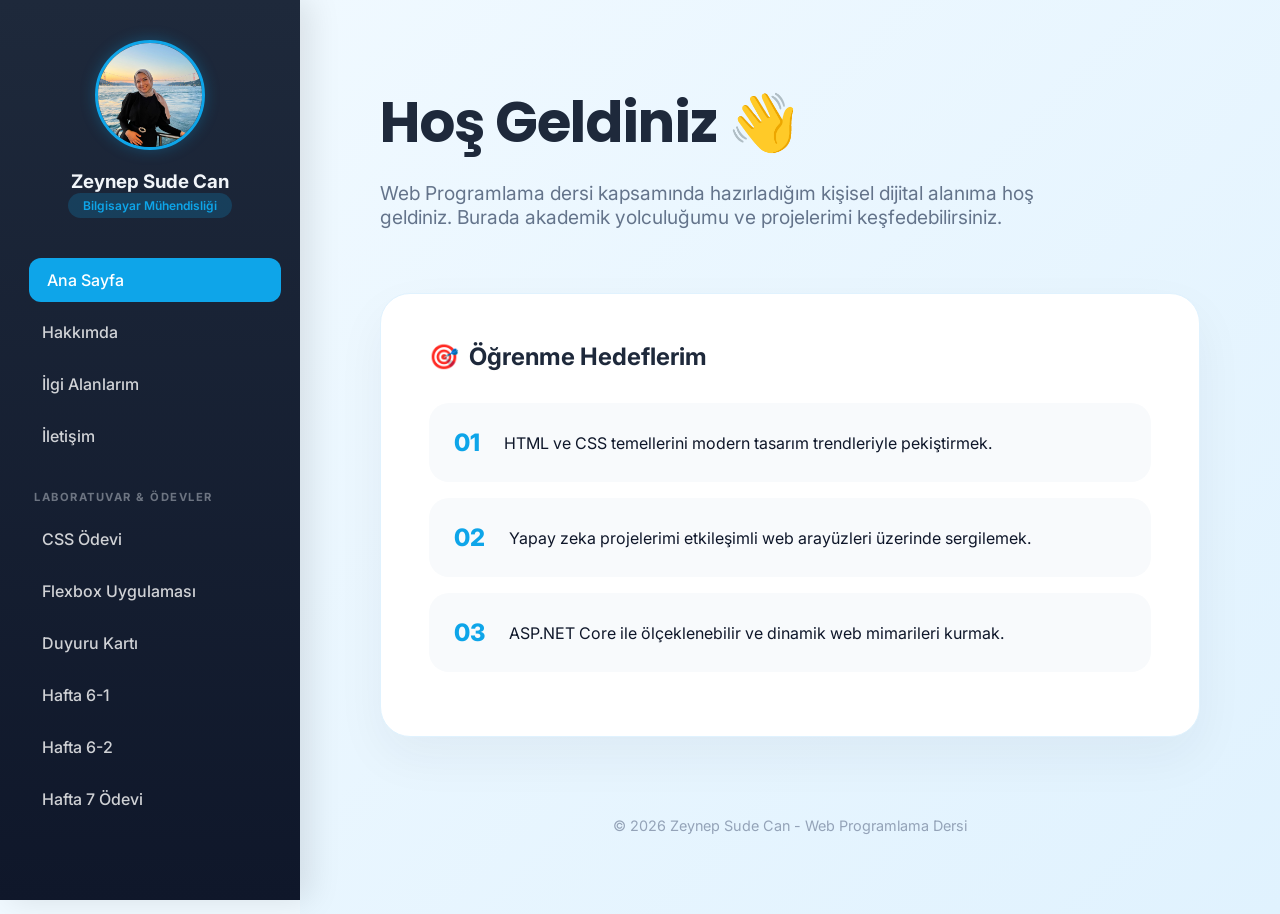
<file: index.html>
<!DOCTYPE html>
<html lang="tr">
<head>
    <meta charset="UTF-8">
    <meta name="viewport" content="width=device-width, initial-scale=1.0">
    <title>Zeynep Sude Can | Portfolio</title>
    <link href="https://fonts.googleapis.com/css2?family=Inter:wght@300;400;600&family=Poppins:wght@500;700&display=swap" rel="stylesheet">
    <link rel="stylesheet" href="styles/style.css">
</head>
<body>
    <div class="container">
        <nav class="sidebar">
            <div class="profile-section">
                <img src="profil.jpg" alt="Zeynep Profil Resmi" class="profil-resmi">
                <h3>Zeynep Sude Can</h3>
                <span class="status-badge">Bilgisayar Mühendisliği</span>
            </div>
            <ul class="nav-links">
                <li><a href="index.html" class="active">Ana Sayfa</a></li>
                <li><a href="about.html">Hakkımda</a></li>
                <li><a href="interests.html">İlgi Alanlarım</a></li>
                <li><a href="contact.html">İletişim</a></li>
                <li class="divider">Laboratuvar & Ödevler</li>
                <li><a href="lab2.html">CSS Ödevi</a></li>
                <li><a href="flexbox-uygulama.html">Flexbox Uygulaması</a></li>
                <li><a href="lab-position.html">Duyuru Kartı</a></li>
                <li><a href="hafta6-1.html" target="_blank">Hafta 6-1</a></li>
                <li><a href="hafta6-2.html">Hafta 6-2</a></li>
                <li><a href="hafta7.html">Hafta 7 Ödevi</a></li>
            </ul>
        </nav>

        <main class="content">
            <header class="welcome-header">
                <h1>Hoş Geldiniz 👋</h1>
                <p>Web Programlama dersi kapsamında hazırladığım kişisel dijital alanıma hoş geldiniz. Burada akademik yolculuğumu ve projelerimi keşfedebilirsiniz.</p>
            </header>

            <section id="hedefler" class="card">
                <h2><span class="icon">🎯</span> Öğrenme Hedeflerim</h2>
                <div class="goal-list">
                    <div class="goal-item">
                        <span class="goal-number">01</span>
                        <p>HTML ve CSS temellerini modern tasarım trendleriyle pekiştirmek.</p>
                    </div>
                    <div class="goal-item">
                        <span class="goal-number">02</span>
                        <p>Yapay zeka projelerimi etkileşimli web arayüzleri üzerinde sergilemek.</p>
                    </div>
                    <div class="goal-item">
                        <span class="goal-number">03</span>
                        <p>ASP.NET Core ile ölçeklenebilir ve dinamik web mimarileri kurmak.</p>
                    </div>
                </div>
            </section>

            <footer class="main-footer">
                <p>&copy; 2026 Zeynep Sude Can - Web Programlama Dersi</p>
            </footer>
        </main>
    </div>
</body>
</html>
</file>
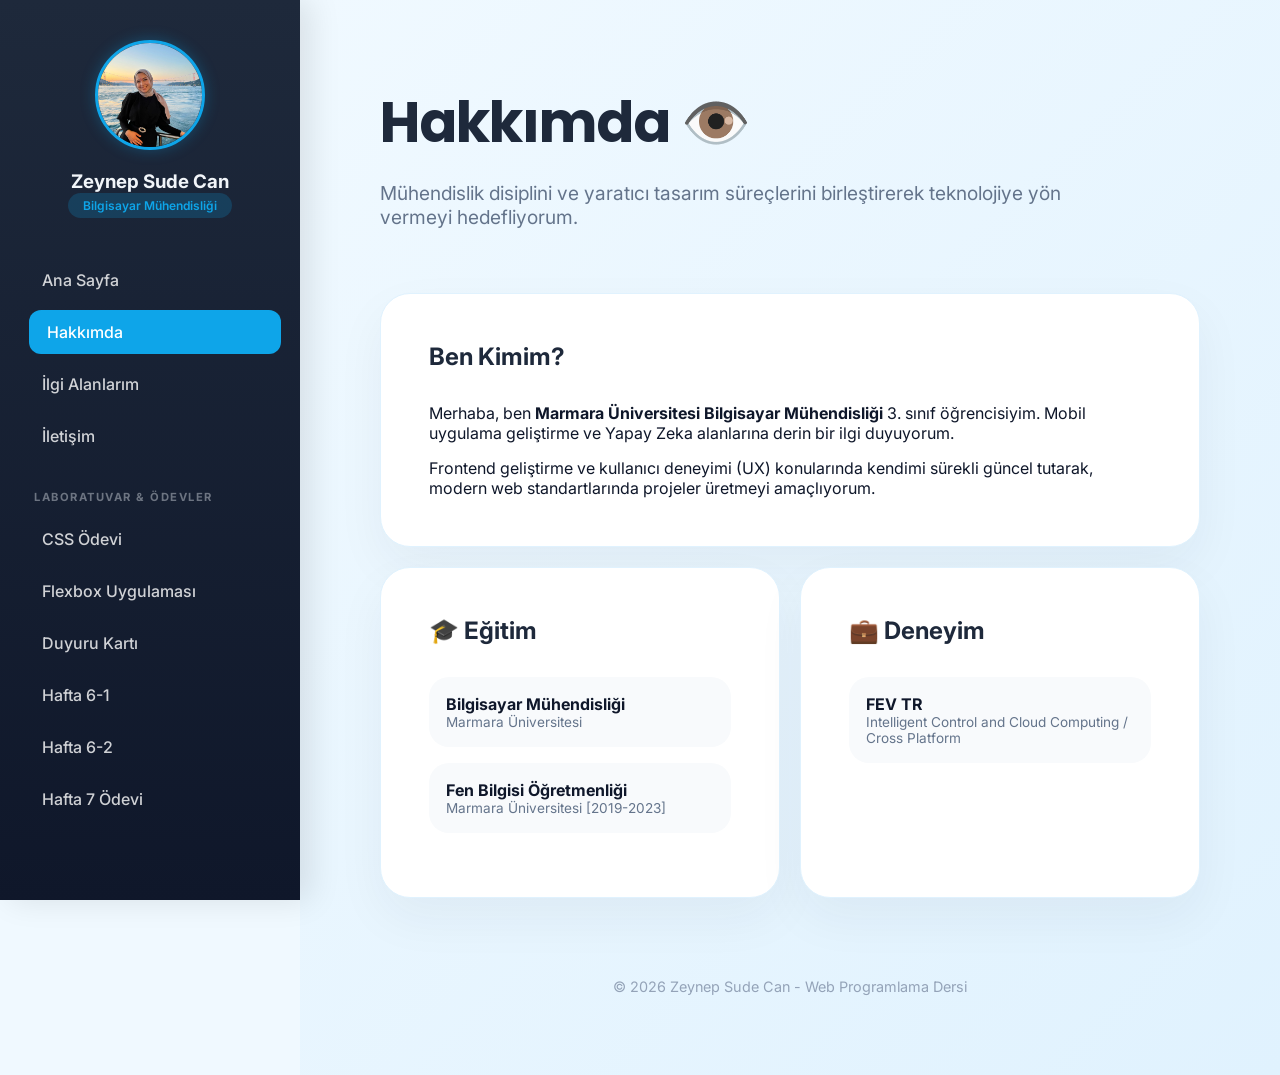
<file: about.html>
<!DOCTYPE html>
<html lang="tr">
<head>
    <meta charset="UTF-8">
    <meta name="viewport" content="width=device-width, initial-scale=1.0">
    <title>Hakkımda | Zeynep Sude Can</title>
    <link href="https://fonts.googleapis.com/css2?family=Inter:wght@300;400;600&family=Poppins:wght@500;700&display=swap" rel="stylesheet">
    <link rel="stylesheet" href="styles/style.css">
</head>
<body>
    <div class="container">
        <nav class="sidebar">
            <div class="profile-section">
                <img src="profil.jpg" alt="Zeynep Profil Resmi" class="profil-resmi">
                <h3>Zeynep Sude Can</h3>
                <span class="status-badge">Bilgisayar Mühendisliği</span>
            </div>
            <ul class="nav-links">
                <li><a href="index.html">Ana Sayfa</a></li>
                <li><a href="about.html" class="active">Hakkımda</a></li>
                <li><a href="interests.html">İlgi Alanlarım</a></li>
                <li><a href="contact.html">İletişim</a></li>
                <li class="divider">Laboratuvar & Ödevler</li>
                <li><a href="lab2.html">CSS Ödevi</a></li>
                <li><a href="flexbox-uygulama.html">Flexbox Uygulaması</a></li>
                <li><a href="lab-position.html">Duyuru Kartı</a></li>
                <li><a href="hafta6-1.html" target="_blank">Hafta 6-1</a></li>
                <li><a href="hafta6-2.html">Hafta 6-2</a></li>
                <li><a href="hafta7.html">Hafta 7 Ödevi</a></li>
            </ul>
        </nav>

        <main class="content">
            <header class="welcome-header">
                <h1>Hakkımda <span class="eye-icon">👁️</span></h1>
                <p>Mühendislik disiplini ve yaratıcı tasarım süreçlerini birleştirerek teknolojiye yön vermeyi hedefliyorum.</p>
            </header>

            <section class="card">
                <h2>Ben Kimim?</h2>
                <p>Merhaba, ben <strong>Marmara Üniversitesi Bilgisayar Mühendisliği</strong> 3. sınıf öğrencisiyim. Mobil uygulama geliştirme ve Yapay Zeka alanlarına derin bir ilgi duyuyorum.</p>
                <p style="margin-top: 15px;">Frontend geliştirme ve kullanıcı deneyimi (UX) konularında kendimi sürekli güncel tutarak, modern web standartlarında projeler üretmeyi amaçlıyorum.</p>
            </section>

            <div style="display: grid; grid-template-columns: 1fr 1fr; gap: 20px; margin-top: 20px;">
                
                <section class="card" style="margin-top: 0;">
                    <h2>🎓 Eğitim</h2>
                    <div class="goal-list">
                        <div class="goal-item" style="padding: 1rem;">
                            <div>
                                <strong>Bilgisayar Mühendisliği</strong>
                                <p style="font-size: 0.85rem; color: #64748b;">Marmara Üniversitesi</p>
                            </div>
                        </div>
                        <div class="goal-item" style="padding: 1rem;">
                            <div>
                                <strong>Fen Bilgisi Öğretmenliği</strong>
                                <p style="font-size: 0.85rem; color: #64748b;">Marmara Üniversitesi [2019-2023]</p>
                            </div>
                        </div>
                    </div>
                </section>

                <section class="card" style="margin-top: 0;">
                    <h2>💼 Deneyim</h2>
                    <div class="goal-list">
                        <div class="goal-item" style="padding: 1rem;">
                            <div>
                                <strong>FEV TR</strong>
                                <p style="font-size: 0.85rem; color: #64748b;">Intelligent Control and Cloud Computing / Cross Platform</p>
                            </div>
                        </div>
                    </div>
                </section>

            </div>

            <footer class="main-footer">
                <p>&copy; 2026 Zeynep Sude Can - Web Programlama Dersi</p>
            </footer>
        </main>
    </div>
</body>
</html>
</file>
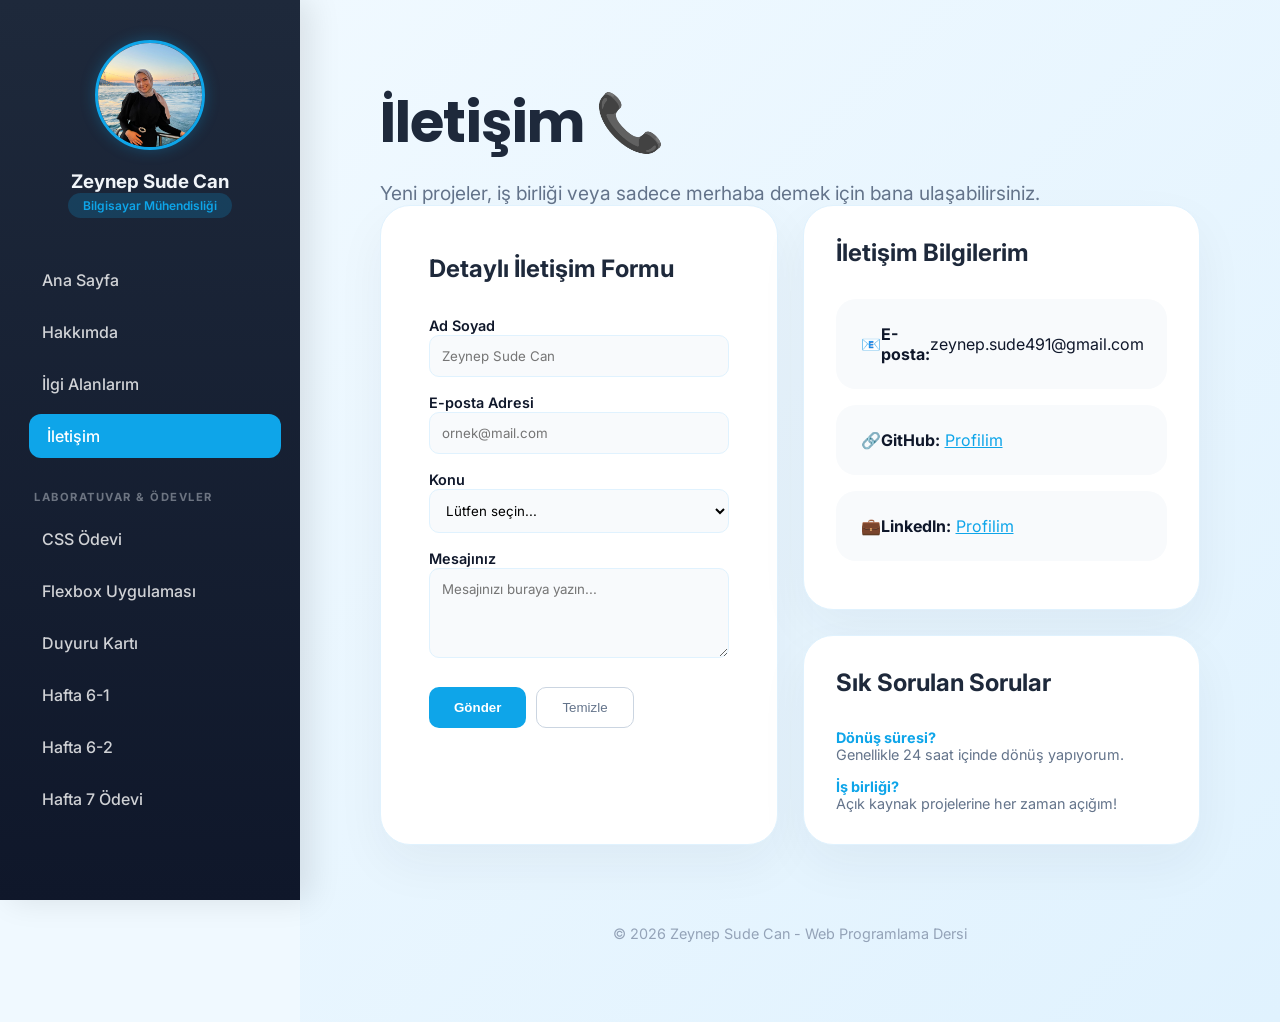
<file: contact.html>
<!DOCTYPE html>
<html lang="tr">
<head>
    <meta charset="UTF-8">
    <meta name="viewport" content="width=device-width, initial-scale=1.0">
    <title>İletişim | Zeynep Sude Can</title>
    <link href="https://fonts.googleapis.com/css2?family=Inter:wght@300;400;600&family=Poppins:wght@500;700&display=swap" rel="stylesheet">
    <link rel="stylesheet" href="styles/style.css">
    <style>
        /* Form elemanları için hızlı eklemeler */
        form { display: grid; gap: 15px; }
        label { font-weight: 600; font-size: 0.9rem; color: var(--text-dark); }
        input, select, textarea {
            width: 100%;
            padding: 12px;
            border: 1px solid var(--border-blue);
            border-radius: 10px;
            font-family: inherit;
            background: #f8fafc;
            transition: 0.3s;
        }
        input:focus, select:focus, textarea:focus {
            outline: none;
            border-color: var(--accent-blue);
            box-shadow: 0 0 0 3px rgba(14, 165, 233, 0.1);
        }
        .button-group { display: flex; gap: 10px; margin-top: 10px; }
        .submit-btn {
            background: var(--accent-blue);
            color: white;
            border: none;
            padding: 12px 25px;
            border-radius: 10px;
            font-weight: 600;
            cursor: pointer;
            transition: 0.3s;
        }
        .submit-btn:hover { opacity: 0.9; transform: translateY(-2px); }
        .reset-btn {
            background: transparent;
            color: #64748b;
            border: 1px solid #cbd5e1;
            padding: 12px 25px;
            border-radius: 10px;
            cursor: pointer;
        }
    </style>
</head>
<body>
    <div class="container">
        <nav class="sidebar">
            <div class="profile-section">
                <img src="profil.jpg" alt="Zeynep Profil Resmi" class="profil-resmi">
                <h3>Zeynep Sude Can</h3>
                <span class="status-badge">Bilgisayar Mühendisliği</span>
            </div>
            <ul class="nav-links">
                <li><a href="index.html">Ana Sayfa</a></li>
                <li><a href="about.html">Hakkımda</a></li>
                <li><a href="interests.html">İlgi Alanlarım</a></li>
                <li><a href="contact.html" class="active">İletişim</a></li>
                <li class="divider">Laboratuvar & Ödevler</li>
                <li><a href="lab2.html">CSS Ödevi</a></li>
                <li><a href="flexbox-uygulama.html">Flexbox Uygulaması</a></li>
                <li><a href="lab-position.html">Duyuru Kartı</a></li>
                <li><a href="hafta6-1.html" target="_blank">Hafta 6-1</a></li>
                <li><a href="hafta6-2.html">Hafta 6-2</a></li>
                <li><a href="hafta7.html">Hafta 7 Ödevi</a></li>
            </ul>
        </nav>

        <main class="content">
            <header class="welcome-header">
                <h1>İletişim 📞</h1>
                <p>Yeni projeler, iş birliği veya sadece merhaba demek için bana ulaşabilirsiniz.</p>
            </header>

            <div style="display: grid; grid-template-columns: repeat(auto-fit, minmax(350px, 1fr)); gap: 25px;">
                
                <section class="card" style="margin-top: 0;">
                    <h2>Detaylı İletişim Formu</h2>
                    <form action="#">
                        <div>
                            <label for="name">Ad Soyad</label>
                            <input type="text" id="name" name="name" placeholder="Zeynep Sude Can" required>
                        </div>
                        <div>
                            <label for="email">E-posta Adresi</label>
                            <input type="email" id="email" name="email" placeholder="ornek@mail.com" required>
                        </div>
                        <div>
                            <label for="subject">Konu</label>
                            <select id="subject" name="subject">
                                <option value="">Lütfen seçin...</option>
                                <option value="is-teklifi">İş Teklifi</option>
                                <option value="soru">Soru</option>
                                <option value="geri-bildirim">Geri Bildirim</option>
                            </select>
                        </div>
                        <div>
                            <label for="message">Mesajınız</label>
                            <textarea id="message" name="message" rows="4" placeholder="Mesajınızı buraya yazın..."></textarea>
                        </div>
                        <div class="button-group">
                            <button type="submit" class="submit-btn">Gönder</button>
                            <button type="reset" class="reset-btn">Temizle</button>
                        </div>
                    </form>
                </section>

                <div style="display: flex; flex-direction: column; gap: 25px;">
                    <section class="card" style="margin-top: 0; padding: 2rem;">
                        <h2>İletişim Bilgilerim</h2>
                        <div class="goal-list">
                            <div class="goal-item">📧 <strong>E-posta:</strong> zeynep.sude491@gmail.com</div>
                            <div class="goal-item">🔗 <strong>GitHub:</strong> <a href="https://github.com/zeynpsude" style="margin-left:5px; color: var(--accent-blue);">Profilim</a></div>
                            <div class="goal-item">💼 <strong>LinkedIn:</strong> <a href="https://www.linkedin.com/in/zeynepsudecan" style="margin-left:5px; color: var(--accent-blue);">Profilim</a></div>
                        </div>
                    </section>

                    <section class="card" style="margin-top: 0; padding: 2rem;">
                        <h2>Sık Sorulan Sorular</h2>
                        <dl style="font-size: 0.9rem;">
                            <dt style="color: var(--accent-blue); font-weight: 700;">Dönüş süresi?</dt>
                            <dd style="color: #64748b; margin-bottom: 15px;">Genellikle 24 saat içinde dönüş yapıyorum.</dd>
                            
                            <dt style="color: var(--accent-blue); font-weight: 700;">İş birliği?</dt>
                            <dd style="color: #64748b;">Açık kaynak projelerine her zaman açığım!</dd>
                        </dl>
                    </section>
                </div>

            </div>

            <footer class="main-footer">
                <p>&copy; 2026 Zeynep Sude Can - Web Programlama Dersi</p>
            </footer>
        </main>
    </div>
</body>
</html>
</file>
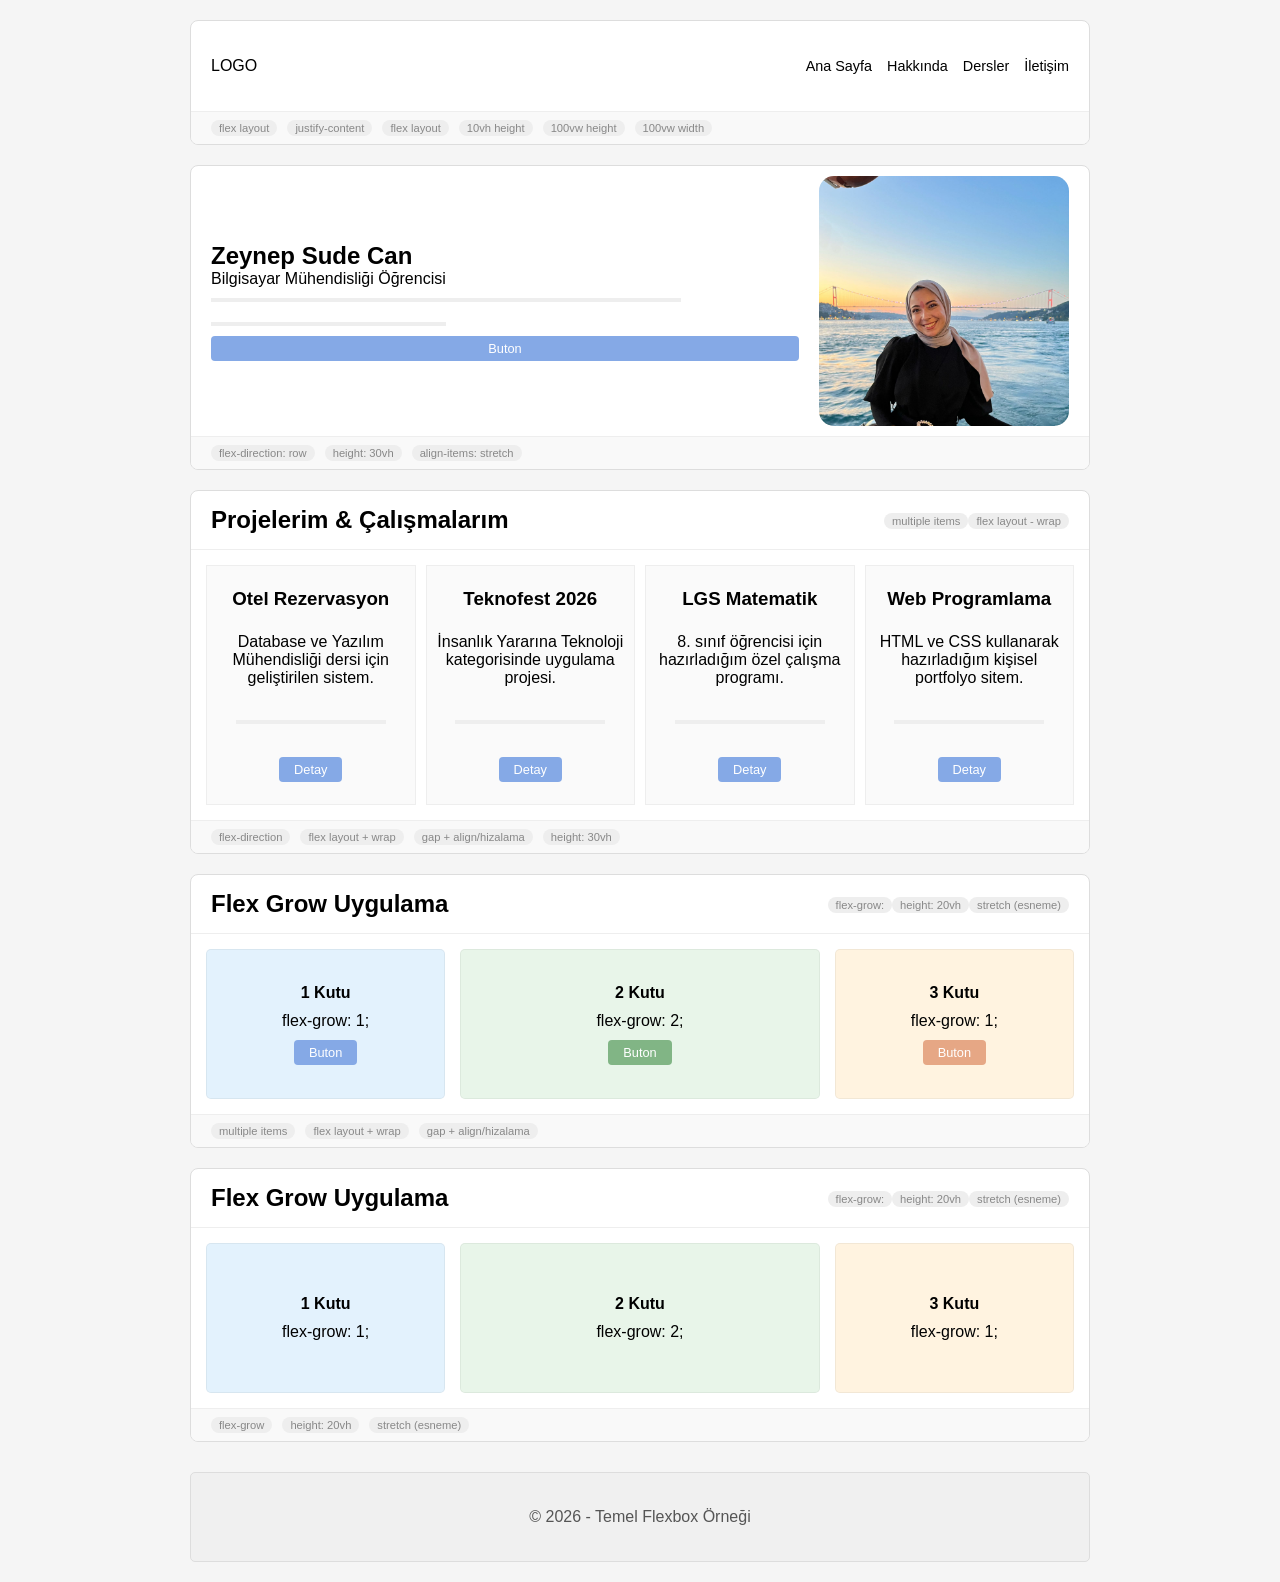
<file: flexbox-uygulama.html>
<!DOCTYPE html>
<html lang="tr">
<head>
    <meta charset="UTF-8">
    <meta name="viewport" content="width=device-width, initial-scale=1.0">
    <title>Flexbox Uygulama</title>
    <link rel="stylesheet" href="flexbox-style.css">
</head>
<body>
    <div class="wrapper">
        <div class="section-container">
            <nav class="navbar">
                <div class="logo">LOGO</div>
                <ul class="nav-links">
                    <li><a href="index.html">Ana Sayfa</a></li>
                    <li>Hakkında</li>
                    <li>Dersler</li>
                    <li>İletişim</li>
                </ul></ul>
            </nav>
            <div class="labels-bar">
                <span>flex layout</span><span>justify-content</span><span>flex layout</span><span>10vh height</span><span>100vw height</span><span>100vw width</span>
            </div>
        </div>

        <div class="section-container">
            <section class="hero">
                <div class="hero-content">
                    <h1>Zeynep Sude Can</h1>
                    <p>Bilgisayar Mühendisliği Öğrencisi</p>
                    <div class="line-placeholder"></div>
                    <div class="line-placeholder short"></div>
                    <button class="btn blue">Buton</button>
                </div>
                <div class="hero-image">
                    <img src="profil.jpg" alt="profil Görseli">
                    <div class="image-icon"></div>
                </div>
            </section>
            <div class="labels-bar">
                <span>flex-direction: row</span><span>height: 30vh</span><span>align-items: stretch</span>
            </div>
        </div>

       <div class="section-container">
    <div class="section-header">
        <h2>Projelerim & Çalışmalarım</h2>
        <div class="header-labels"><span>multiple items</span><span>flex layout - wrap</span></div>
    </div>
    <section class="cards-section">
        <div class="card">
            <h3>Otel Rezervasyon</h3>
            <p>Database ve Yazılım Mühendisliği dersi için geliştirilen sistem. </p>
            <div class="line-placeholder"></div>
            <button class="btn blue">Detay</button>
        </div>
        <div class="card">
            <h3>Teknofest 2026</h3>
            <p>İnsanlık Yararına Teknoloji kategorisinde uygulama projesi. </p>
            <div class="line-placeholder"></div>
            <button class="btn blue">Detay</button>
        </div>
        <div class="card">
            <h3>LGS Matematik</h3>
            <p>8. sınıf öğrencisi için hazırladığım özel çalışma programı. </p>
            <div class="line-placeholder"></div>
            <button class="btn blue">Detay</button>
        </div>
        <div class="card">
            <h3>Web Programlama</h3>
            <p>HTML ve CSS kullanarak hazırladığım kişisel portfolyo sitem. </p>
            <div class="line-placeholder"></div>
            <button class="btn blue">Detay</button>
        </div>
    </section>
    <div class="labels-bar">
        <span>flex-direction</span><span>flex layout + wrap</span><span>gap + align/hizalama</span><span>height: 30vh</span>
    </div>
</div>
        <div class="section-container">
            <div class="section-header">
                <h2>Flex Grow Uygulama</h2>
                <div class="header-labels"><span>flex-grow:</span><span>height: 20vh</span><span>stretch (esneme)</span></div>
            </div>
            <section class="grow-section">
                <div class="box box1">
                    <h4>1 Kutu</h4>
                    <p>flex-grow: 1;</p>
                    <button class="btn blue">Buton</button>
                </div>
                <div class="box box2">
                    <h4>2 Kutu</h4>
                    <p>flex-grow: 2;</p>
                    <button class="btn green">Buton</button>
                </div>
                <div class="box box3">
                    <h4>3 Kutu</h4>
                    <p>flex-grow: 1;</p>
                    <button class="btn orange">Buton</button>
                </div>
            </section>
            <div class="labels-bar">
                <span>multiple items</span><span>flex layout + wrap</span><span>gap + align/hizalama</span>
            </div>
        </div>

        <div class="section-container">
            <div class="section-header">
                <h2>Flex Grow Uygulama</h2>
                <div class="header-labels"><span>flex-grow:</span><span>height: 20vh</span><span>stretch (esneme)</span></div>
            </div>
            <section class="grow-section">
                <div class="box box1">
                    <h4>1 Kutu</h4>
                    <p>flex-grow: 1;</p>
                </div>
                <div class="box box2">
                    <h4>2 Kutu</h4>
                    <p>flex-grow: 2;</p>
                </div>
                <div class="box box3">
                    <h4>3 Kutu</h4>
                    <p>flex-grow: 1;</p>
                </div>
            </section>
            <div class="labels-bar">
                <span>flex-grow</span><span>height: 20vh</span><span>stretch (esneme)</span>
            </div>
        </div>

        <footer class="footer">
            <p>© 2026 - Temel Flexbox Örneği</p>
        </footer>
</file>
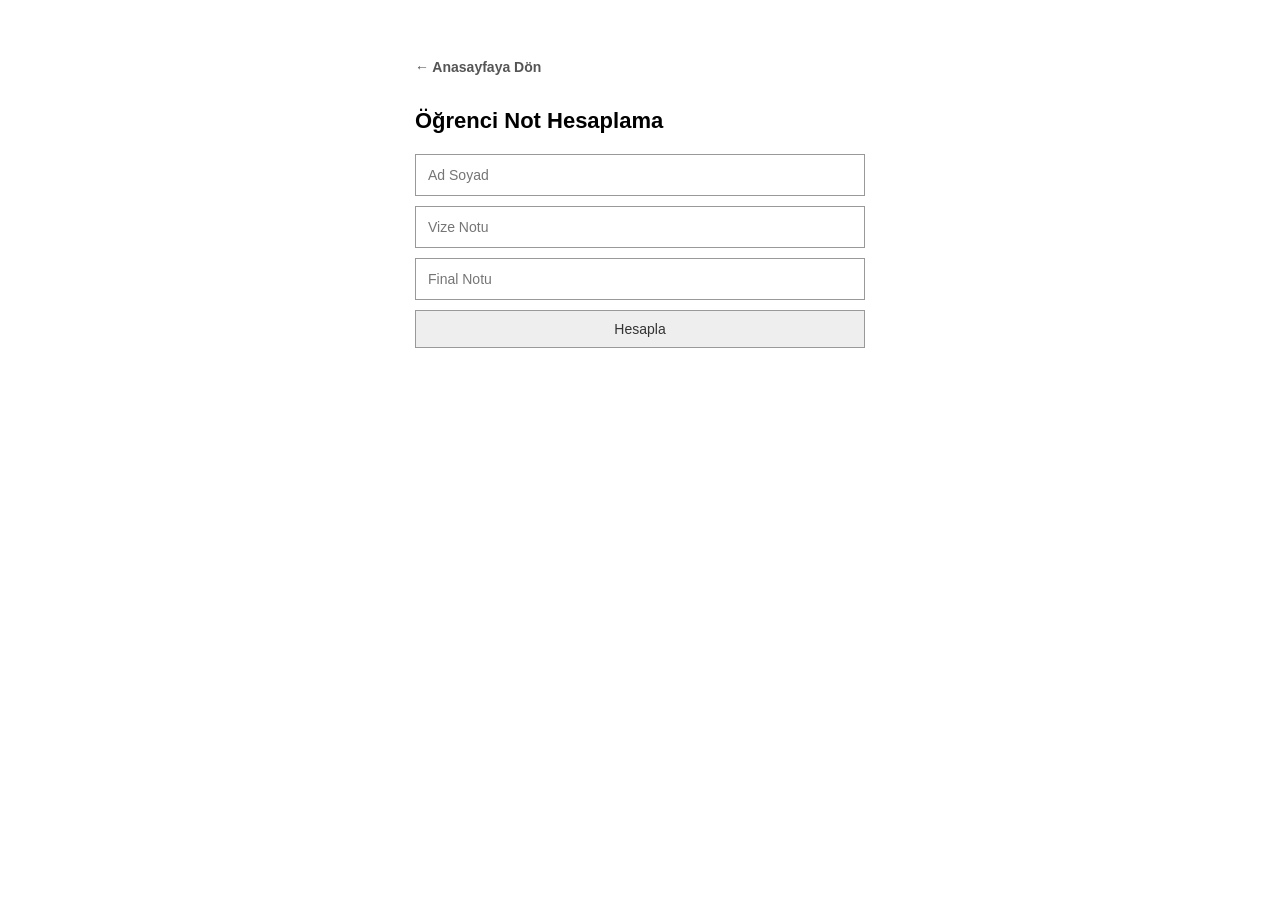
<file: hafta6-1.html>
<!DOCTYPE html>
<html lang="tr">
<head>
    <meta charset="UTF-8">
    <meta name="viewport" content="width=device-width, initial-scale=1.0">
    <title>Öğrenci Not Hesaplama - Hafta 6</title>
    <style>
        /* CSS Kısmı */
        body {
            font-family: Arial, sans-serif;
            display: flex;
            justify-content: center;
            padding-top: 50px;
            background-color: #ffffff;
        }

        .container {
            width: 450px;
        }

        /* Geri Dön Butonu Stili */
        .back-link {
            display: inline-block;
            margin-bottom: 15px;
            text-decoration: none;
            color: #555;
            font-size: 14px;
            font-weight: bold;
            transition: color 0.3s;
        }

        .back-link:hover {
            color: #000;
        }

        h2 {
            font-size: 22px;
            font-weight: bold;
            margin-bottom: 20px;
        }

        .form-container {
            display: flex;
            flex-direction: column;
            gap: 10px;
        }

        input {
            width: 100%;
            padding: 12px;
            border: 1px solid #999;
            font-size: 14px;
            box-sizing: border-box;
        }

        button {
            width: 100%;
            padding: 10px;
            background-color: #eeeeee;
            border: 1px solid #999;
            cursor: pointer;
            font-size: 14px;
            color: #333;
        }

        button:hover {
            background-color: #e0e0e0;
        }

        .result-box {
            margin-top: 25px;
            padding: 20px;
            background-color: #f1f1f1;
            min-height: 120px;
        }

        .result-box h3 {
            margin: 0 0 15px 0;
            font-size: 18px;
        }

        .result-box p {
            margin: 4px 0;
            font-size: 15px;
        }
    </style>
</head>
<body>

    <div class="container">
        <a href="index.html" class="back-link">&larr; Anasayfaya Dön</a>

        <h2>Öğrenci Not Hesaplama</h2>
        
        <div class="form-container">
            <input type="text" id="adSoyad" placeholder="Ad Soyad">
            <input type="text" id="vizeNotu" placeholder="Vize Notu">
            <input type="text" id="finalNotu" placeholder="Final Notu">
            <button onclick="hesapla()">Hesapla</button>
        </div>

        <div id="sonucAlani" class="result-box" style="display: none;">
            <h3 id="displayAd"></h3>
            <p>Ortalama: <span id="displayOrt"></span></p>
            <p>Harf Notu: <span id="displayHarf"></span></p>
            <p>Durum: <span id="displayDurum"></span></p>
        </div>
    </div>

    <script>
        // JavaScript Kısmı
        function hesapla() {
            const ad = document.getElementById("adSoyad").value;
            const vize = parseFloat(document.getElementById("vizeNotu").value);
            const final = parseFloat(document.getElementById("finalNotu").value);

            if (ad === "" || isNaN(vize) || isNaN(final)) {
                alert("Lütfen tüm alanları doldurun.");
                return;
            }

            // Hesaplama: Vize %40, Final %60
            const ortalama = (vize * 0.4) + (final * 0.6);
            
            // Durum Belirleme: 50 ve üzeri Geçti
            const durum = ortalama >= 50 ? "Geçti" : "Kaldı";

            // Harf Notu Belirleme (Örnekteki 60 ortalama = CB baz alınmıştır)
            let harf = "";
            if (ortalama >= 90) harf = "AA";
            else if (ortalama >= 80) harf = "BA";
            else if (ortalama >= 70) harf = "BB";
            else if (ortalama >= 60) harf = "CB";
            else if (ortalama >= 50) harf = "CC";
            else if (ortalama >= 40) harf = "DC";
            else harf = "FF";

            // Sonuçları ekrana basma
            document.getElementById("displayAd").innerText = ad;
            document.getElementById("displayOrt").innerText = ortalama.toFixed(2);
            document.getElementById("displayHarf").innerText = harf;
            document.getElementById("displayDurum").innerText = durum;

            // Sonuç kutusunu göster
            document.getElementById("sonucAlani").style.display = "block";
        }
    </script>
</body>
</html>
</file>
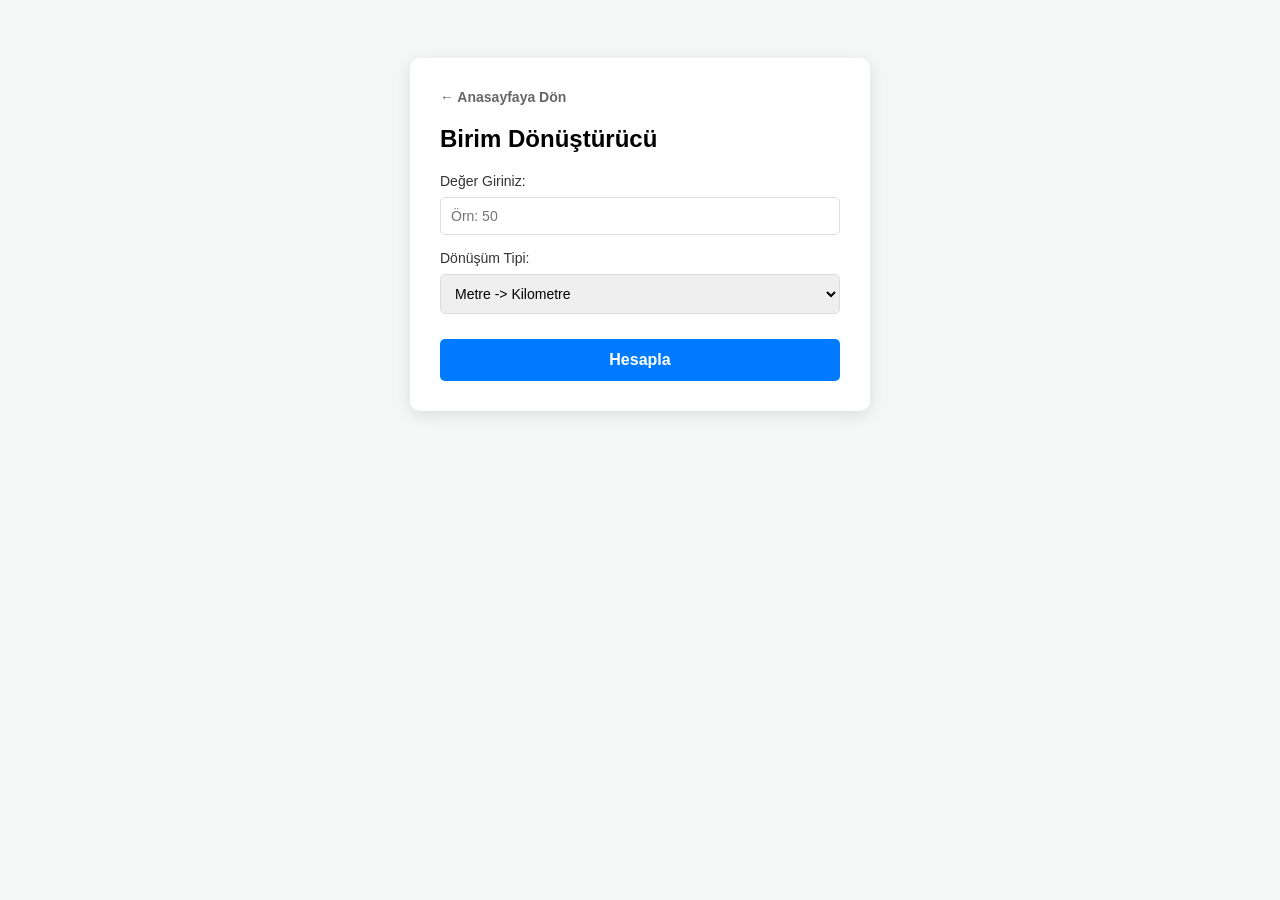
<file: hafta6-2.html>
<!DOCTYPE html>
<html lang="tr">
<head>
    <meta charset="UTF-8">
    <meta name="viewport" content="width=device-width, initial-scale=1.0">
    <title>Birim Dönüştürücü - Hafta 6-2</title>
    <style>
        body {
            font-family: 'Segoe UI', Tahoma, Geneva, Verdana, sans-serif;
            display: flex;
            justify-content: center;
            padding-top: 50px;
            background-color: #f4f7f6;
        }

        .container {
            width: 400px;
            background-color: white;
            padding: 30px;
            border-radius: 10px;
            box-shadow: 0 4px 15px rgba(0,0,0,0.1);
        }

        .back-link {
            display: inline-block;
            margin-bottom: 20px;
            text-decoration: none;
            color: #666;
            font-size: 14px;
            font-weight: bold;
        }

        .back-link:hover {
            color: #000;
        }

        h2 {
            margin-top: 0;
            font-size: 24px;
            font-weight: bold;
        }

        .form-group {
            margin-bottom: 15px;
        }

        label {
            display: block;
            margin-bottom: 8px;
            font-size: 14px;
            color: #333;
        }

        input, select {
            width: 100%;
            padding: 10px;
            border: 1px solid #ddd;
            border-radius: 5px;
            box-sizing: border-box;
            font-size: 14px;
        }

        button {
            width: 100%;
            padding: 12px;
            background-color: #007bff;
            color: white;
            border: none;
            border-radius: 5px;
            cursor: pointer;
            font-weight: bold;
            font-size: 16px;
            margin-top: 10px;
        }

        button:hover {
            background-color: #0056b3;
        }

        .result-area {
            margin-top: 20px;
            padding: 15px;
            background-color: #d4edda;
            color: #155724;
            text-align: center;
            border-radius: 5px;
            font-weight: bold;
            display: none; /* Başlangıçta gizli */
        }
    </style>
</head>
<body>

    <div class="container">
        <a href="index.html" class="back-link">&larr; Anasayfaya Dön</a>
        
        <h2>Birim Dönüştürücü</h2>
        
        <div class="form-group">
            <label>Değer Giriniz:</label>
            <input type="number" id="inputValue" placeholder="Örn: 50">
        </div>

        <div class="form-group">
            <label>Dönüşüm Tipi:</label>
            <select id="conversionType">
                <option value="m-km">Metre -> Kilometre</option>
                <option value="c-f">Celsius -> Fahrenheit</option>
                <option value="kg-gr">Kilogram -> Gram</option>
            </select>
        </div>

        <button onclick="donustur()">Hesapla</button>

        <div id="resultBox" class="result-area">
            Sonuç: <span id="resultValue"></span>
        </div>
    </div>

    <script src="hafta6-2.js"></script>
</body>
</html>
</file>
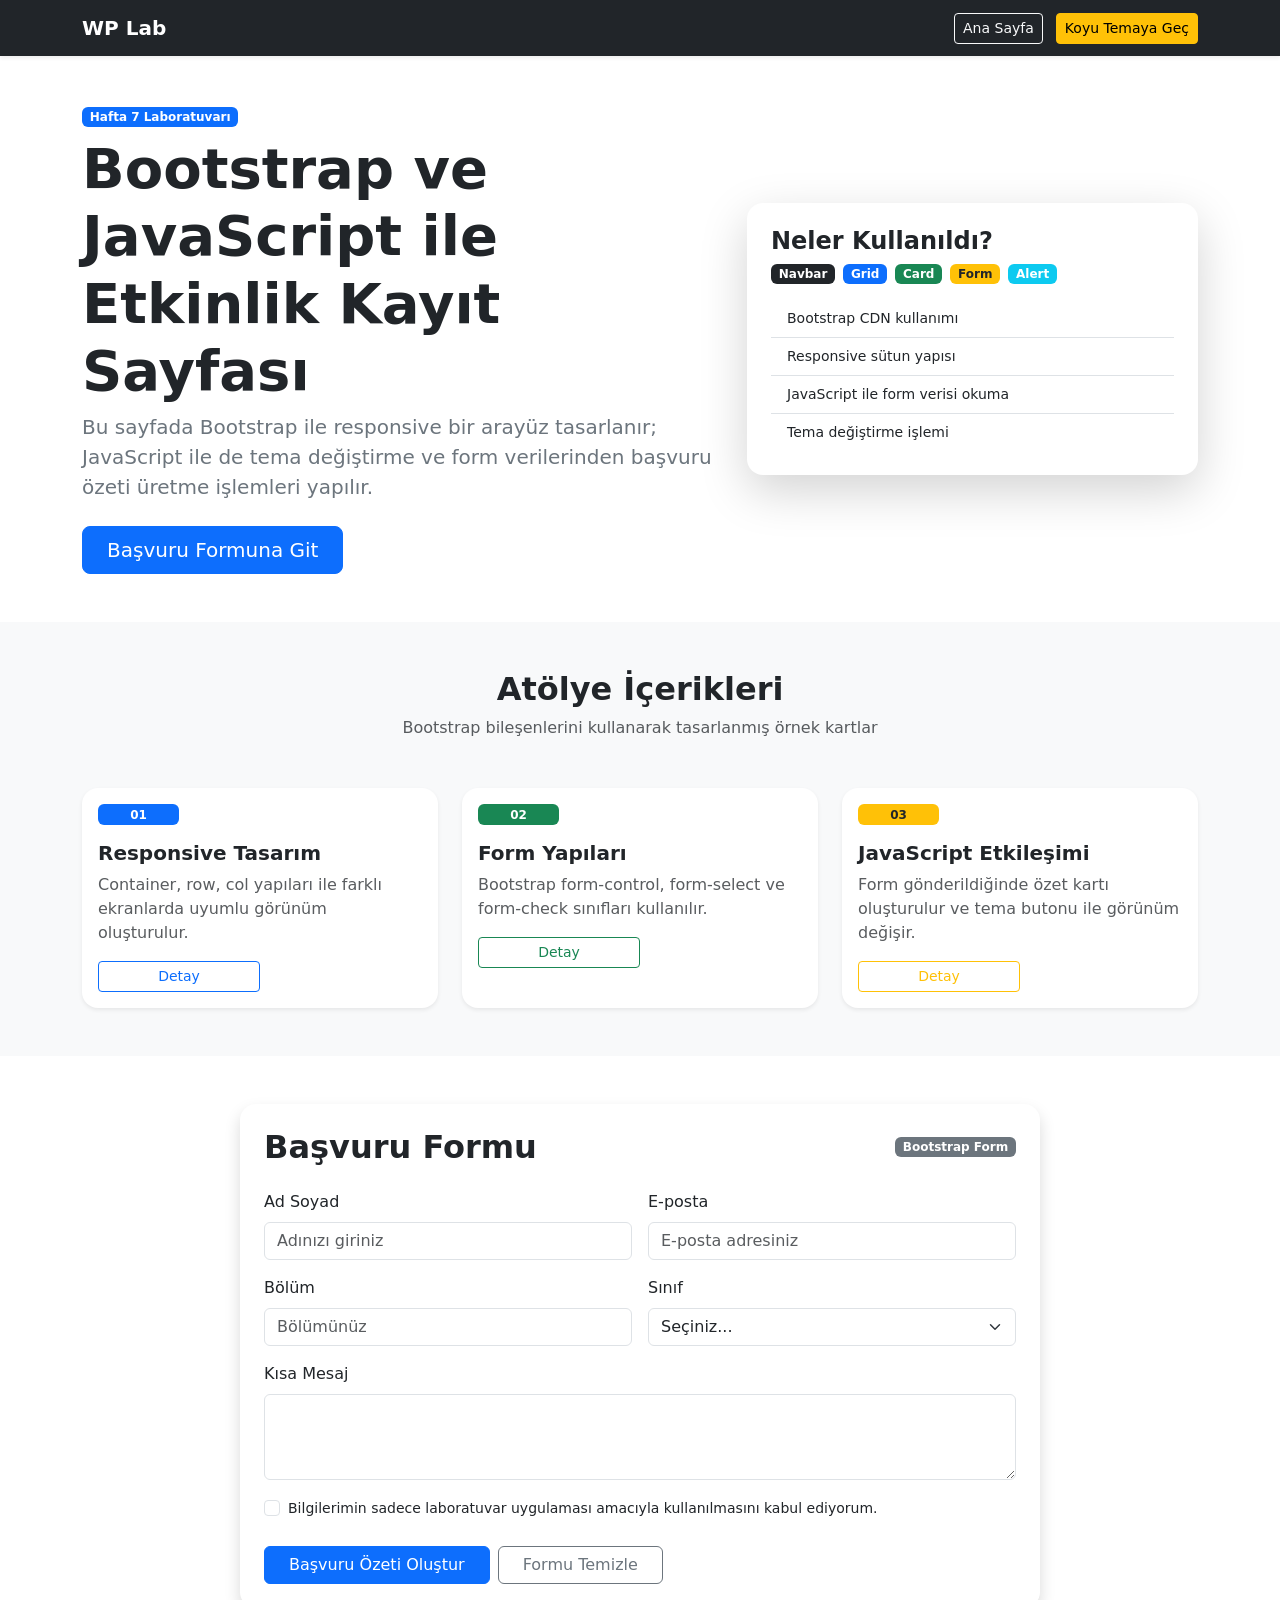
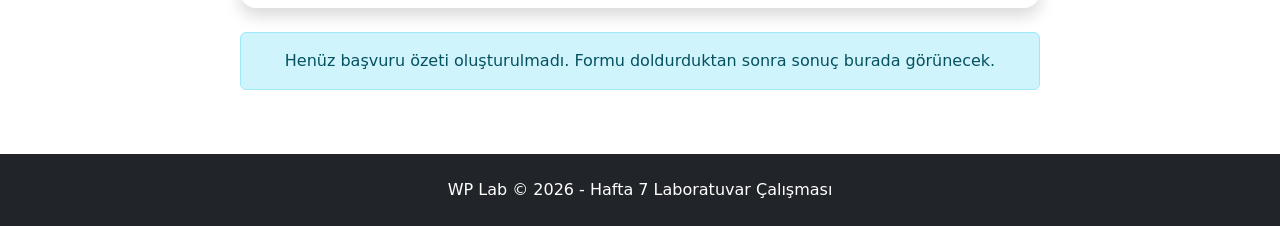
<file: hafta7.html>
<!DOCTYPE html>
<html lang="tr">
<head>
    <meta charset="UTF-8">
    <meta name="viewport" content="width=device-width, initial-scale=1.0">
    <title>Zeynep Sude Can - Hafta 7</title>
    <link href="https://cdn.jsdelivr.net/npm/bootstrap@5.3.3/dist/css/bootstrap.min.css" rel="stylesheet">
    <style>
        /* Geçişleri yumuşatmak için küçük bir stil */
        body { transition: background-color 0.3s, color 0.3s; }
        .card { transition: transform 0.2s; }
        .card:hover { transform: translateY(-5px); }
    </style>
</head>
<body>

    <nav class="navbar navbar-expand-lg navbar-dark bg-dark shadow-sm">
        <div class="container">
            <a class="navbar-brand fw-bold" href="#">WP Lab</a>
            <div class="ms-auto">
                <a href="index.html" class="btn btn-outline-light btn-sm">Ana Sayfa</a>
                <button id="temaButonu" class="btn btn-warning btn-sm ms-2">Koyu Temaya Geç</button>
            </div>
        </div>
    </nav>

    <header class="container py-5">
        <div class="row align-items-center">
            <div class="col-lg-7">
                <span class="badge bg-primary mb-2">Hafta 7 Laboratuvarı</span>
                <h1 class="display-4 fw-bold">Bootstrap ve JavaScript ile Etkinlik Kayıt Sayfası</h1>
                <p class="lead text-secondary">Bu sayfada Bootstrap ile responsive bir arayüz tasarlanır; JavaScript ile de tema değiştirme ve form verilerinden başvuru özeti üretme işlemleri yapılır.</p>
                <div class="gap-2 d-md-flex mt-4">
                    <a href="#basvuru" class="btn btn-primary btn-lg px-4">Başvuru Formuna Git</a>
                </div>
            </div>
            <div class="col-lg-5">
                <div class="card shadow-lg border-0 p-4 rounded-4">
                    <h4 class="fw-bold">Neler Kullanıldı?</h4>
                    <div class="d-flex flex-wrap gap-2 mb-3">
                        <span class="badge bg-dark">Navbar</span>
                        <span class="badge bg-primary">Grid</span>
                        <span class="badge bg-success">Card</span>
                        <span class="badge bg-warning text-dark">Form</span>
                        <span class="badge bg-info">Alert</span>
                    </div>
                    <ul class="list-group list-group-flush small">
                        <li class="list-group-item">Bootstrap CDN kullanımı</li>
                        <li class="list-group-item">Responsive sütun yapısı</li>
                        <li class="list-group-item">JavaScript ile form verisi okuma</li>
                        <li class="list-group-item">Tema değiştirme işlemi</li>
                    </ul>
                </div>
            </div>
        </div>
    </header>

    <section class="bg-light py-5">
        <div class="container text-center">
            <h2 class="fw-bold">Atölye İçerikleri</h2>
            <p class="text-muted mb-5">Bootstrap bileşenlerini kullanarak tasarlanmış örnek kartlar</p>
            <div class="row g-4">
                <div class="col-md-4">
                    <div class="card h-100 border-0 shadow-sm rounded-4 p-3 text-start">
                        <span class="badge bg-primary w-25 mb-3">01</span>
                        <h5 class="fw-bold">Responsive Tasarım</h5>
                        <p class="text-muted">Container, row, col yapıları ile farklı ekranlarda uyumlu görünüm oluşturulur.</p>
                        <button class="btn btn-outline-primary btn-sm w-50">Detay</button>
                    </div>
                </div>
                <div class="col-md-4">
                    <div class="card h-100 border-0 shadow-sm rounded-4 p-3 text-start">
                        <span class="badge bg-success w-25 mb-3">02</span>
                        <h5 class="fw-bold">Form Yapıları</h5>
                        <p class="text-muted">Bootstrap form-control, form-select ve form-check sınıfları kullanılır.</p>
                        <button class="btn btn-outline-success btn-sm w-50">Detay</button>
                    </div>
                </div>
                <div class="col-md-4">
                    <div class="card h-100 border-0 shadow-sm rounded-4 p-3 text-start">
                        <span class="badge bg-warning text-dark w-25 mb-3">03</span>
                        <h5 class="fw-bold">JavaScript Etkileşimi</h5>
                        <p class="text-muted">Form gönderildiğinde özet kartı oluşturulur ve tema butonu ile görünüm değişir.</p>
                        <button class="btn btn-outline-warning btn-sm w-50">Detay</button>
                    </div>
                </div>
            </div>
        </div>
    </section>

    <section id="basvuru" class="container py-5">
        <div class="card shadow rounded-4 border-0 p-4 mx-auto" style="max-width: 800px;">
            <div class="d-flex justify-content-between align-items-center mb-4">
                <h2 class="fw-bold mb-0">Başvuru Formu</h2>
                <span class="badge bg-secondary">Bootstrap Form</span>
            </div>
            <form id="etkinlikFormu">
                <div class="row g-3">
                    <div class="col-md-6">
                        <label class="form-label">Ad Soyad</label>
                        <input type="text" id="adSoyad" class="form-control" placeholder="Adınızı giriniz">
                    </div>
                    <div class="col-md-6">
                        <label class="form-label">E-posta</label>
                        <input type="email" id="email" class="form-control" placeholder="E-posta adresiniz">
                    </div>
                    <div class="col-md-6">
                        <label class="form-label">Bölüm</label>
                        <input type="text" id="bolum" class="form-control" placeholder="Bölümünüz">
                    </div>
                    <div class="col-md-6">
                        <label class="form-label">Sınıf</label>
                        <select id="sinif" class="form-select">
                            <option value="">Seçiniz...</option>
                            <option value="1. Sınıf">1. Sınıf</option>
                            <option value="2. Sınıf">2. Sınıf</option>
                            <option value="3. Sınıf">3. Sınıf</option>
                            <option value="4. Sınıf">4. Sınıf</option>
                        </select>
                    </div>
                    <div class="col-12">
                        <label class="form-label">Kısa Mesaj</label>
                        <textarea id="mesaj" class="form-control" rows="3"></textarea>
                    </div>
                    <div class="col-12">
                        <div class="form-check">
                            <input class="form-check-input" type="checkbox" id="onay">
                            <label class="form-check-label small">Bilgilerimin sadece laboratuvar uygulaması amacıyla kullanılmasını kabul ediyorum.</label>
                        </div>
                    </div>
                    <div class="col-12 mt-4 d-flex gap-2">
                        <button type="submit" class="btn btn-primary px-4">Başvuru Özeti Oluştur</button>
                        <button type="reset" class="btn btn-outline-secondary px-4">Formu Temizle</button>
                    </div>
                </div>
            </form>
        </div>

        <div id="sonucAlani" class="mt-4 mx-auto" style="max-width: 800px;">
            <div class="alert alert-info text-center">
                Henüz başvuru özeti oluşturulmadı. Formu doldurduktan sonra sonuç burada görünecek.
            </div>
        </div>
    </section>

    <footer class="bg-dark text-white text-center py-4">
        <p class="mb-0">WP Lab &copy; 2026 - Hafta 7 Laboratuvar Çalışması</p>
    </footer>

    <script src="hafta7.js"></script>
    <script src="https://cdn.jsdelivr.net/npm/bootstrap@5.3.3/dist/js/bootstrap.bundle.min.js"></script>
</body>
</html>
</file>
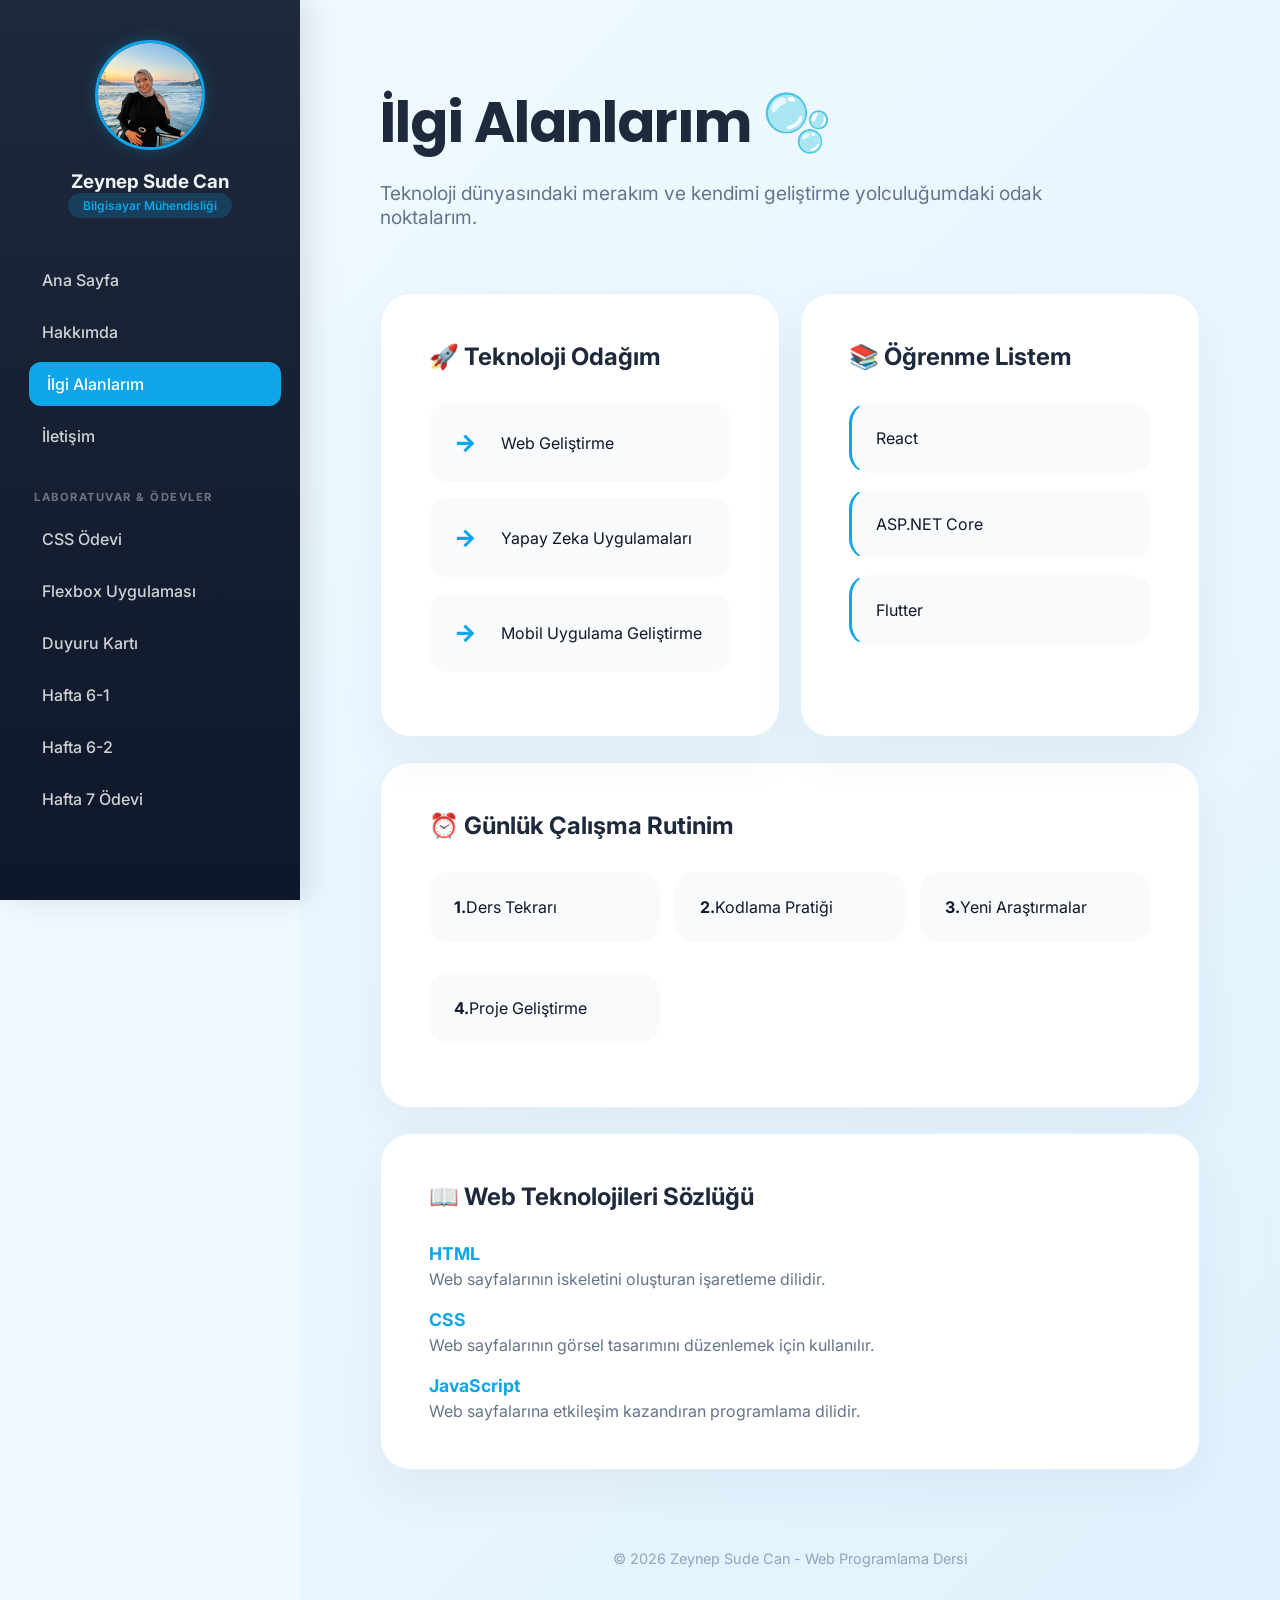
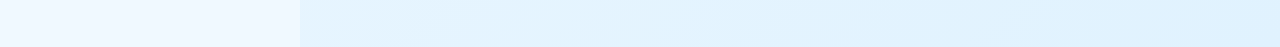
<file: interests.html>
<!DOCTYPE html>
<html lang="tr">
<head>
    <meta charset="UTF-8">
    <meta name="viewport" content="width=device-width, initial-scale=1.0">
    <title>İlgi Alanlarım | Zeynep Sude Can</title>
    <link href="https://fonts.googleapis.com/css2?family=Inter:wght@300;400;600&family=Poppins:wght@500;700&display=swap" rel="stylesheet">
    <link rel="stylesheet" href="styles/style.css">
</head>
<body>
    <div class="container">
        <nav class="sidebar">
            <div class="profile-section">
                <img src="profil.jpg" alt="Zeynep Profil Resmi" class="profil-resmi">
                <h3>Zeynep Sude Can</h3>
                <span class="status-badge">Bilgisayar Mühendisliği</span>
            </div>
            <ul class="nav-links">
                <li><a href="index.html">Ana Sayfa</a></li>
                <li><a href="about.html">Hakkımda</a></li>
                <li><a href="interests.html" class="active">İlgi Alanlarım</a></li>
                <li><a href="contact.html">İletişim</a></li>
                <li class="divider">Laboratuvar & Ödevler</li>
                <li><a href="lab2.html">CSS Ödevi</a></li>
                <li><a href="flexbox-uygulama.html">Flexbox Uygulaması</a></li>
                <li><a href="lab-position.html">Duyuru Kartı</a></li>
                <li><a href="hafta6-1.html" target="_blank">Hafta 6-1</a></li>
                <li><a href="hafta6-2.html">Hafta 6-2</a></li>
                <li><a href="hafta7.html">Hafta 7 Ödevi</a></li>
            </ul>
        </nav>

        <main class="content">
            <header class="welcome-header">
                <h1>İlgi Alanlarım 🫧</h1>
                <p>Teknoloji dünyasındaki merakım ve kendimi geliştirme yolculuğumdaki odak noktalarım.</p>
            </header>

            <div style="display: grid; grid-template-columns: repeat(auto-fit, minmax(300px, 1fr)); gap: 20px;">
                
                <section class="card">
                    <h2>🚀 Teknoloji Odağım</h2>
                    <div class="goal-list">
                        <div class="goal-item"><span class="goal-number">→</span> Web Geliştirme</div>
                        <div class="goal-item"><span class="goal-number">→</span> Yapay Zeka Uygulamaları</div>
                        <div class="goal-item"><span class="goal-number">→</span> Mobil Uygulama Geliştirme</div>
                    </div>
                </section>

                <section class="card">
                    <h2>📚 Öğrenme Listem</h2>
                    <div class="goal-list">
                        <div class="goal-item" style="border-left: 3px solid var(--accent-blue);">React</div>
                        <div class="goal-item" style="border-left: 3px solid var(--accent-blue);">ASP.NET Core</div>
                        <div class="goal-item" style="border-left: 3px solid var(--accent-blue);">Flutter</div>
                    </div>
                </section>
            </div>

            <section class="card" style="margin-top: 25px;">
                <h2>⏰ Günlük Çalışma Rutinim</h2>
                <div class="goal-list" style="display: grid; grid-template-columns: repeat(auto-fit, minmax(200px, 1fr)); gap: 15px;">
                    <div class="goal-item"><strong>1.</strong> Ders Tekrarı</div>
                    <div class="goal-item"><strong>2.</strong> Kodlama Pratiği</div>
                    <div class="goal-item"><strong>3.</strong> Yeni Araştırmalar</div>
                    <div class="goal-item"><strong>4.</strong> Proje Geliştirme</div>
                </div>
            </section>

            <section class="card" style="margin-top: 25px;">
                <h2>📖 Web Teknolojileri Sözlüğü</h2>
                <dl style="display: grid; gap: 20px; margin-top: 10px;">
                    <div>
                        <dt style="color: var(--accent-blue); font-weight: 700; font-size: 1.1rem;">HTML</dt>
                        <dd style="color: #64748b; margin-top: 5px;">Web sayfalarının iskeletini oluşturan işaretleme dilidir.</dd>
                    </div>
                    <div>
                        <dt style="color: var(--accent-blue); font-weight: 700; font-size: 1.1rem;">CSS</dt>
                        <dd style="color: #64748b; margin-top: 5px;">Web sayfalarının görsel tasarımını düzenlemek için kullanılır.</dd>
                    </div>
                    <div>
                        <dt style="color: var(--accent-blue); font-weight: 700; font-size: 1.1rem;">JavaScript</dt>
                        <dd style="color: #64748b; margin-top: 5px;">Web sayfalarına etkileşim kazandıran programlama dilidir.</dd>
                    </div>
                </dl>
            </section>

            <footer class="main-footer">
                <p>&copy; 2026 Zeynep Sude Can - Web Programlama Dersi</p>
            </footer>
        </main>
    </div>
</body>
</html>
</file>
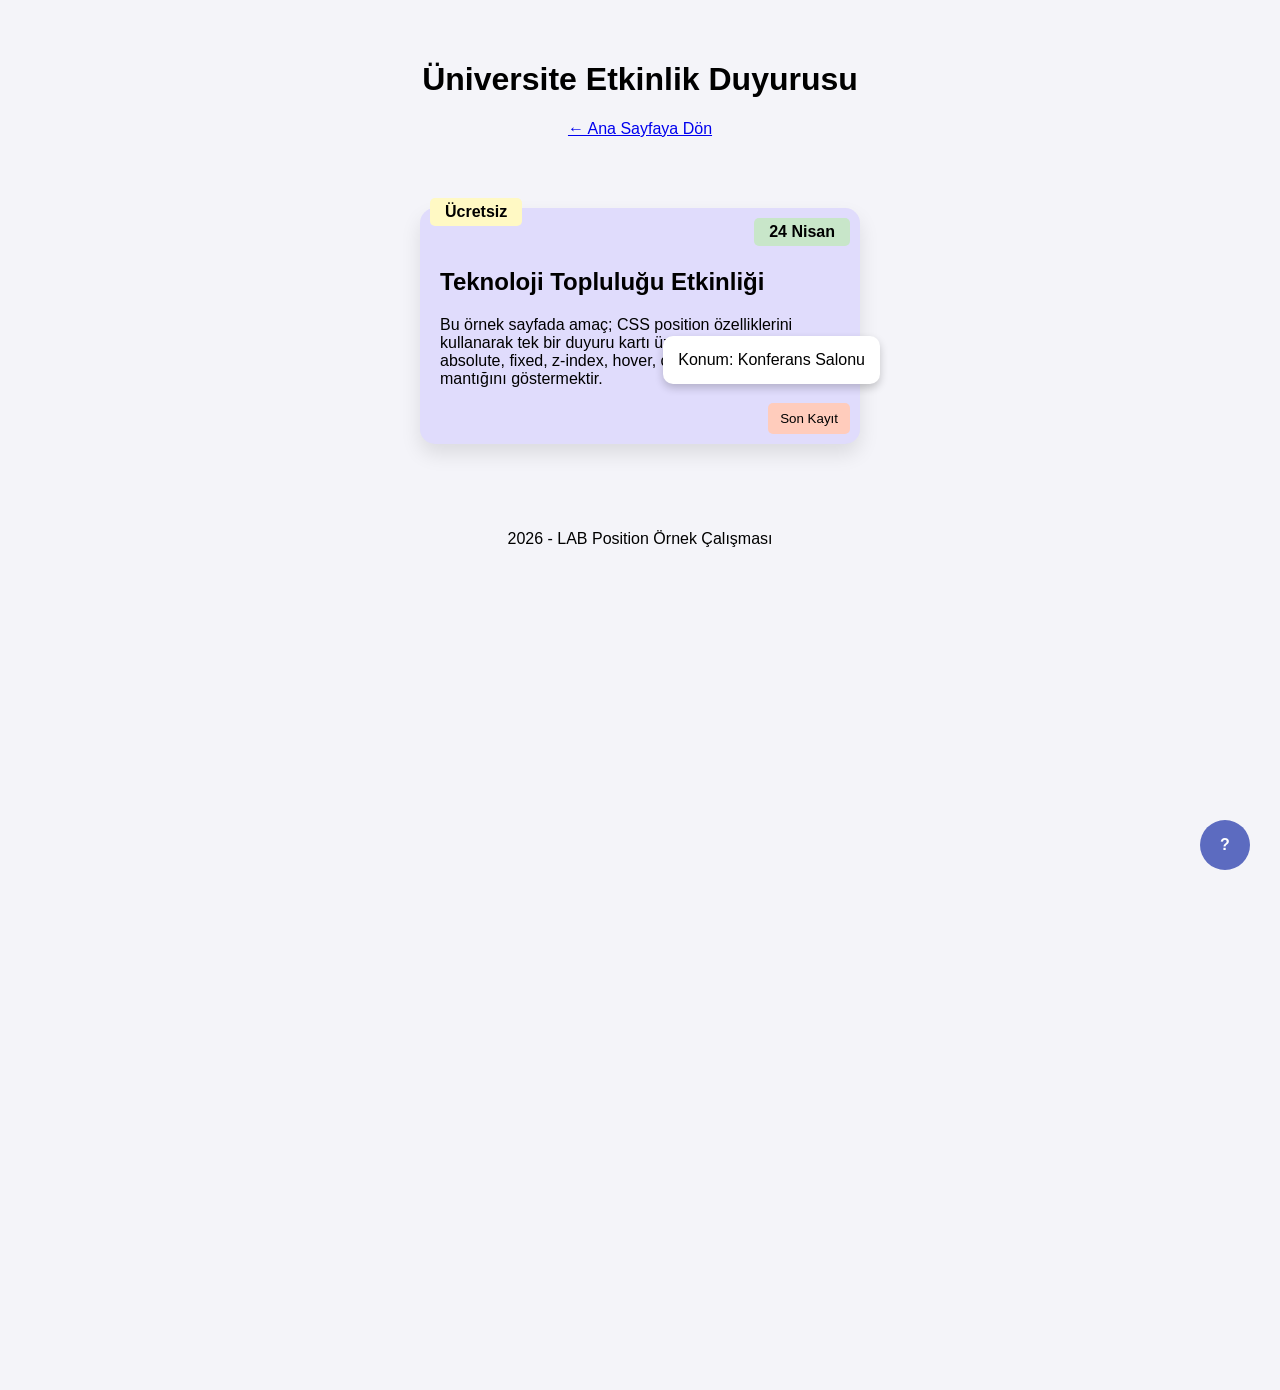
<file: lab-position.html>
<!DOCTYPE html>
<html lang="tr">
<head>
    <meta charset="UTF-8">
    <meta name="viewport" content="width=device-width, initial-scale=1.0">
    <title>Lab: CSS Position Etkileşimli Kart</title>
    <link rel="stylesheet" href="lab-positon-style.css">
</head>
<body>

    <header>
        <h1>Üniversite Etkinlik Duyurusu</h1>
        <a href="index.html" class="back-link">← Ana Sayfaya Dön</a>
    </header>

    <main>
        <div class="card-container">
            
            <div class="badge badge-top-left">Ücretsiz</div>
            
            <div class="badge badge-top-right">24 Nisan</div>

            <div class="card-content">
                <h2>Teknoloji Topluluğu Etkinliği</h2>
                <p>Bu örnek sayfada amaç; CSS position özelliklerini kullanarak tek bir duyuru kartı üzerinde relative, absolute, fixed, z-index, hover, cursor ve animasyon mantığını göstermektir.</p>
            </div>

            <div class="location-box">
                Konum: Konferans Salonu
            </div>

            <button class="register-btn">Son Kayıt</button>
        </div>
    </main>

    <div class="fixed-helper">
        <span>?</span>
        <div class="tooltip">Yardımcı Menü</div>
    </div>

    <footer>
        <p>2026 - LAB Position Örnek Çalışması</p>
    </footer>

</body>
</html>
</file>
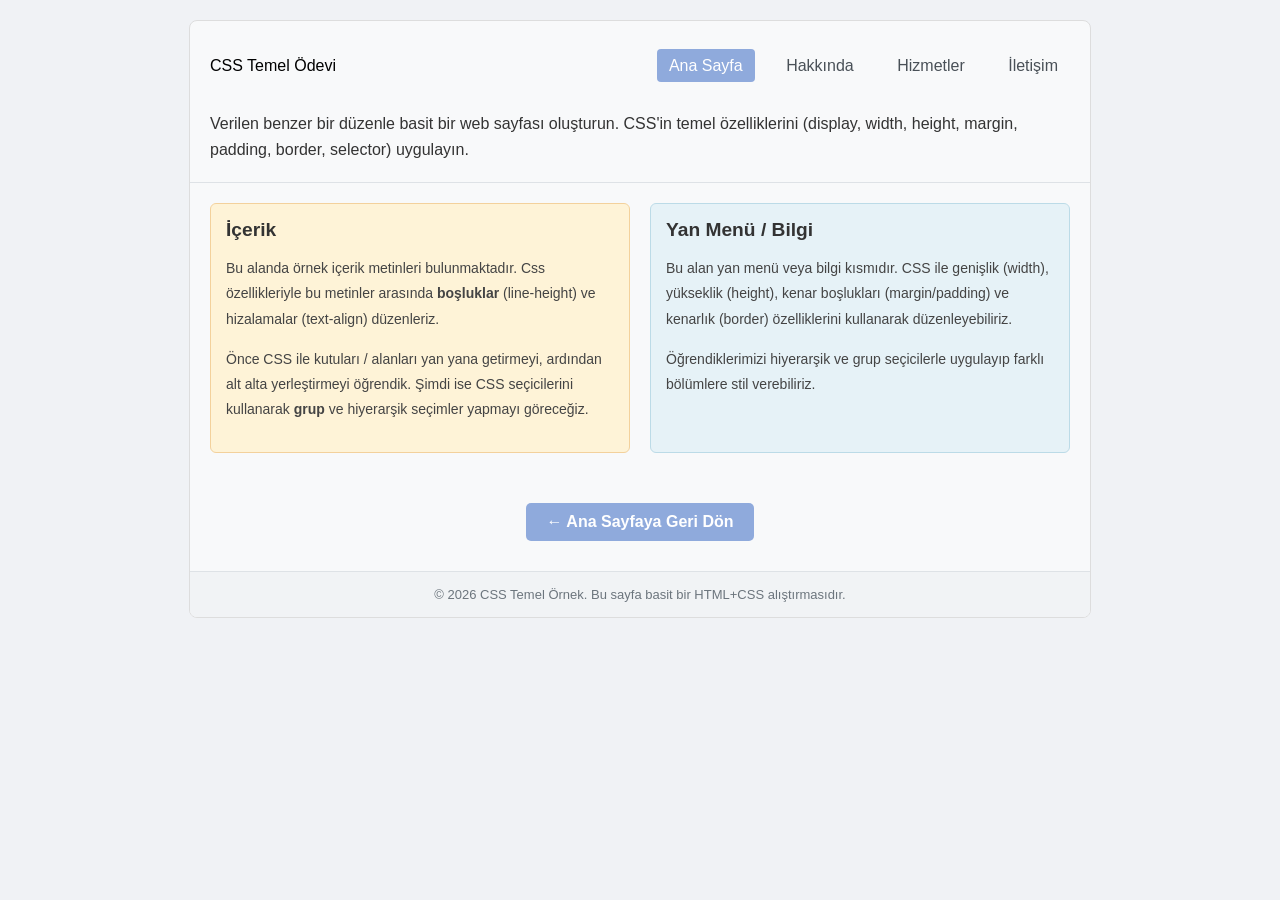
<file: lab2.html>
<!DOCTYPE html>
<html lang="tr">
<head>
    <meta charset="UTF-8">
    <title>CSS Temel Ödevi</title>
    <link rel="stylesheet" href="lab2-style.css">
</head>
<body>

    <div class="container">
        <header>
            <nav>
                <div class="logo">CSS Temel Ödevi</div>
                <ul>
                    <li><a href="#" class="active">Ana Sayfa</a></li>
                    <li><a href="#">Hakkında</a></li>
                    <li><a href="#">Hizmetler</a></li>
                    <li><a href="#">İletişim</a></li>
                </ul>
            </nav>
            <div class="header-text">
                <p>Verilen benzer bir düzenle basit bir web sayfası oluşturun. CSS'in temel özelliklerini (display, width, height, margin, padding, border, selector) uygulayın.</p>
            </div>
        </header>

        <main class="content-wrapper">
            <section class="main-content">
                <h2>İçerik</h2>
                <div class="inner-box">
                    <p>Bu alanda örnek içerik metinleri bulunmaktadır. Css özellikleriyle bu metinler arasında <strong>boşluklar</strong> (line-height) ve hizalamalar (text-align) düzenleriz. </p>
                    <p>Önce CSS ile kutuları / alanları yan yana getirmeyi, ardından alt alta yerleştirmeyi öğrendik. Şimdi ise CSS seçicilerini kullanarak <strong>grup</strong> ve hiyerarşik seçimler yapmayı göreceğiz. </p>
                </div>
            </section>

            <aside class="sidebar">
                <h2>Yan Menü / Bilgi</h2>
                <div class="inner-box">
                    <p>Bu alan yan menü veya bilgi kısmıdır. CSS ile genişlik (width), yükseklik (height), kenar boşlukları (margin/padding) ve kenarlık (border) özelliklerini kullanarak düzenleyebiliriz. </p>
                    <p>Öğrendiklerimizi hiyerarşik ve grup seçicilerle uygulayıp farklı bölümlere stil verebiliriz. </p>
                </div>
            </aside>
        </main>

        <div class="back-button-container">
            <a href="index.html" class="back-button">← Ana Sayfaya Geri Dön</a>
        </div>

        <footer>
            <p>© 2026 CSS Temel Örnek. Bu sayfa basit bir HTML+CSS alıştırmasıdır.</p>
        </footer>
    </div>

</body>
</html>
</file>
<file: styles/style.css>
/* Zeynep Sude Can - Uyumlu Mavi Geçişli Tema */
:root {
    /* Renk Paleti */
    --side-bg: #1e293b;            /* Derin Gece Mavisi (Sidebar) */
    --main-bg: #f0f9ff;            /* Ferah Gök Mavisi (Ana Blok) */
    --accent-blue: #0ea5e9;        /* Canlı Vurgu Mavisi */
    --text-dark: #0f172a;          /* Ana metin için koyu lacivert */
    --text-light: #f1f5f9;         /* Sidebar metinleri için açık renk */
    --card-white: #ffffff;         /* Beyaz kartlar */
    --border-blue: #e0f2fe;        /* Hafif mavi kenarlıklar */
}

* {
    margin: 0;
    padding: 0;
    box-sizing: border-box;
}

body {
    font-family: 'Inter', sans-serif;
    background-color: var(--main-bg); /* Genel arka plan ferah */
    color: var(--text-dark);
}

.container {
    display: flex;
    min-height: 100vh;
}

/* --- SOL BLOK: Sidebar --- */
.sidebar {
    width: 300px;
    background: linear-gradient(180deg, #1e293b 0%, #0f172a 100%); /* Sidebar içi dikey geçiş */
    padding: 2.5rem 1.5rem;
    position: fixed;
    height: 100vh;
    color: var(--text-light);
    box-shadow: 10px 0 30px rgba(0,0,0,0.1);
    z-index: 10;
}

.profile-section {
    text-align: center;
    margin-bottom: 2.5rem;
}

.profil-resmi {
    width: 110px;
    height: 110px;
    border-radius: 50%;
    object-fit: cover;
    border: 3px solid var(--accent-blue);
    margin-bottom: 1rem;
    box-shadow: 0 0 15px rgba(14, 165, 233, 0.3);
}

.status-badge {
    display: inline-block;
    font-size: 0.75rem;
    background: rgba(14, 165, 233, 0.2);
    color: var(--accent-blue);
    padding: 5px 15px;
    border-radius: 30px;
    font-weight: 600;
}

.nav-links {
    list-style: none;
    margin-top: 2rem;
}

.nav-links a {
    text-decoration: none;
    color: rgba(255, 255, 255, 0.8); 
    display: block;
    padding: 12px 18px;
    border-radius: 12px;
    transition: all 0.3s ease;
    margin-bottom: 8px;
    font-weight: 500;
}

.nav-links a:hover, .nav-links a.active {
    background: var(--accent-blue);
    color: white;
    transform: translateX(5px);
}

.divider {
    font-size: 0.7rem;
    text-transform: uppercase;
    color: rgba(241, 245, 249, 0.4);
    letter-spacing: 1.5px;
    margin: 2rem 0 0.8rem 10px;
    font-weight: 700;
}

/* --- SAĞ BLOK: Ana İçerik --- */
.content {
    margin-left: 300px; /* Sidebar genişliği kadar boşluk */
    padding: 5rem;
    flex-grow: 1;
    background: linear-gradient(135deg, #f0f9ff 0%, #e0f2fe 100%); /* Ana blok içi yumuşak mavi geçiş */
}

.welcome-header h1 {
    font-family: 'Poppins', sans-serif;
    font-size: 3.5rem;
    color: #1e293b;
    margin-bottom: 1rem;
    letter-spacing: -1px;
}

.welcome-header p {
    font-size: 1.2rem;
    color: #64748b;
    max-width: 700px;
}

/* Kartlar - Beyaz ve Temiz */
.card {
    margin-top: 4rem;
    background: var(--card-white);
    padding: 3rem;
    border-radius: 30px;
    box-shadow: 0 20px 50px rgba(30, 41, 59, 0.05); /* Çok hafif gölge */
    border: 1px solid var(--border-blue);
}

.card h2 {
    color: #1e293b;
    margin-bottom: 2rem;
    display: flex;
    align-items: center;
    gap: 10px;
}

.goal-item {
    display: flex;
    align-items: center;
    background: #f8fafc;
    padding: 1.5rem;
    border-radius: 20px;
    margin-bottom: 1rem;
    border: 1px solid transparent;
    transition: 0.3s;
}

.goal-item:hover {
    border-color: var(--accent-blue);
    background: white;
    box-shadow: 0 10px 20px rgba(14, 165, 233, 0.1);
}

.goal-number {
    font-size: 1.5rem;
    font-weight: 800;
    color: var(--accent-blue);
    margin-right: 1.5rem;
}

.main-footer {
    margin-top: 5rem;
    text-align: center;
    color: #94a3b8;
    font-size: 0.9rem;
}

/* Mobil Uyumluluk */
@media (max-width: 900px) {
    .container { flex-direction: column; }
    .sidebar { width: 100%; height: auto; position: relative; border-right: none; }
    .content { margin-left: 0; padding: 2rem; }
}
</file>
<file: flexbox-style.css>
* {
    margin: 0;
    padding: 0;
    box-sizing: border-box;
    font-family: 'Segoe UI', sans-serif;
}

body {
    background-color: #f5f5f5;
    padding: 20px 0;
}

/* Ana Yapı */
.wrapper {
    display: flex;
    flex-direction: column; /* [cite: 11] */
    min-height: 100vh; /* [cite: 9] */
    max-width: 900px;
    margin: 0 auto;
    gap: 20px;
}

/* Bölüm Konteynerları */
.section-container {
    background: #fff;
    border: 1px solid #ddd;
    border-radius: 8px;
    overflow: hidden;
}

.section-header {
    display: flex;
    justify-content: space-between;
    align-items: center;
    padding: 15px 20px;
    border-bottom: 1px solid #eee;
}

/* Navbar */
.navbar {
    height: 10vh; /* [cite: 15] */
    display: flex;
    justify-content: space-between; /* [cite: 17] */
    align-items: center; /* [cite: 18] */
    padding: 0 20px;
}

.nav-links {
    display: flex;
    list-style: none;
    gap: 15px;
    font-size: 0.9rem;
}
.nav-links a {
    text-decoration: none; /* Alt çizgiyi kaldırır */
    color: inherit;       /* Üst menüdeki siyah rengi korur */
    cursor: pointer;      /* Üzerine gelince el işareti çıkar */
}

/* Hero */
.hero {
    height: 30vh; /* [cite: 20] */
    display: flex;
    flex-direction: row; /* [cite: 23] */
    justify-content: space-between; /* [cite: 24] */
    align-items: stretch; /* [cite: 25] */
    padding: 20px;
}

.hero-content {
    flex: 1;
    display: flex;
    flex-direction: column;
    justify-content: center;
}

.hero-image {
    width: 250px;           /* Sabit bir genişlik (kare olması için) */
    height: 250px;          /* Sabit bir yükseklik */
    background: #eee;
    margin-left: 20px;
    border-radius: 15px;    /* Biraz daha yumuşak köşeler */
    overflow: hidden;       /* Köşelerden taşan resmi gizle */
    display: flex;
    align-self: center;     /* Hero alanı içinde dikeyde ortalar */
}

.hero-image img {
    width: 100%;            /* Kutunun genişliğini tam doldur */
    height: 100%;           /* Kutunun yüksekliğini tam doldur */
    object-fit: cover;      /* İŞTE BU: Resmi bozmadan kutuya tam oturtur */
    object-position: center top; /* Yüzün kesilmemesi için odağı yukarı çeker */
}

/* Kartlar */
.cards-section {
    height: 30vh; /* [cite: 27] */
    display: flex; /* [cite: 30] */
    flex-wrap: wrap; /* [cite: 31] */
    gap: 10px; /* [cite: 32] */
    padding: 15px;
}

.card {
    flex: 1;
    border: 1px solid #eee;
    padding: 10px;
    text-align: center;
    display: flex;
    flex-direction: column;
    align-items: center;
    justify-content: space-around;
    background: #fafafa;
}

/* Flex Grow */
.grow-section {
    height: 20vh; /* [cite: 34] */
    display: flex;
    align-items: stretch; /* [cite: 39] */
    padding: 15px;
    gap: 15px;
}

.box { padding: 15px; border-radius: 5px; text-align: center; }
.box1 { flex-grow: 1; background: #e3f2fd; } /* [cite: 36] */
.box2 { flex-grow: 2; background: #e8f5e9; } /* [cite: 37] */
.box3 { flex-grow: 1; background: #fff3e0; } /* [cite: 38] */

/* Görseldeki Etiket Çubukları */
.labels-bar {
    display: flex;
    background: #f9f9f9;
    padding: 8px 20px;
    gap: 10px;
    border-top: 1px solid #eee;
}

.labels-bar span, .header-labels span {
    font-size: 0.7rem;
    color: #888;
    background: #eee;
    padding: 2px 8px;
    border-radius: 10px;
}

/* Butonlar ve Çizgiler */
.btn {
    padding: 5px 15px;
    border: none;
    border-radius: 4px;
    color: white;
    cursor: pointer;
    font-size: 0.8rem;
}
.blue { background: #85a9e6; }
.green { background: #81b585; }
.orange { background: #e6a785; }

.line-placeholder {
    height: 4px;
    background: #eee;
    width: 80%;
    margin: 10px 0;
}
.line-placeholder.short { width: 40%; }

/* Footer */
.footer {
    height: 10vh; /* [cite: 41] */
    display: flex;
    justify-content: center; /* [cite: 43] */
    align-items: center; /* [cite: 44] */
    background: #eee;
    border-radius: 5px;
    color: #666;
}
/* Grow kutularının içindeki metin ve butonları dikeyde ortalamak için */
.box {
    display: flex;
    flex-direction: column;
    justify-content: center;
    align-items: center;
    gap: 10px;
    border: 1px solid rgba(0,0,0,0.05);
}

/* Renk Tonları */
.box1 { background-color: #e3f2fd; } /* Açık Mavi */
.box2 { background-color: #e8f5e9; } /* Açık Yeşil */
.box3 { background-color: #fff3e0; } /* Açık Turuncu */

/* Buton Renkleri */
.btn.blue { background-color: #85a9e6; }
.btn.green { background-color: #81b585; }
.btn.orange { background-color: #e6a785; }

/* Footer tasarımı */
.footer {
    height: 10vh; /* [cite: 41] */
    display: flex;
    justify-content: center; /* [cite: 43] */
    align-items: center; /* [cite: 44] */
    background-color: #f0f0f0;
    border: 1px solid #ddd;
    border-radius: 5px;
    margin-top: 10px;
    color: #555;
}
</file>
<file: lab-positon-style.css>
/* Genel Ayarlar */
body {
    font-family: Arial, sans-serif;
    background-color: #f4f4f9;
    min-height: 150vh; /* Scroll oluşması için (fixed öğeyi görmek adına) */
    margin: 0;
    padding: 20px;
}

header, footer {
    text-align: center;
    padding: 20px;
}

/* --- ANA KART YAPISI --- */
.card-container {
    position: relative; /* Zorunlu Kural: Kapsayıcı [cite: 10, 37] */
    width: 400px;
    margin: 50px auto;
    padding: 40px 20px;
    background-color: #e0dcfc;
    border-radius: 15px;
    box-shadow: 0 10px 20px rgba(0,0,0,0.1);
    overflow: visible; /* Absolute öğelerin taşabilmesi için */
}

/* --- ABSOLUTE ÖĞELER [cite: 11, 38] --- */
.badge {
    position: absolute;
    padding: 5px 15px;
    border-radius: 5px;
    font-weight: bold;
    cursor: help; /* Etkileşimli Cursor 1 [cite: 13, 40] */
}

.badge-top-left {
    top: -10px;
    left: 10px;
    background-color: #fff9c4;
    z-index: 2; /* Üstte görünmesi için [cite: 18, 42] */
}

.badge-top-right {
    top: 10px;
    right: 10px;
    background-color: #c8e6c9;
}

.location-box {
    position: absolute;
    bottom: 60px;
    right: -20px;
    background: white;
    padding: 15px;
    border-radius: 10px;
    box-shadow: 0 4px 8px rgba(0,0,0,0.2);
    z-index: 3; /* Kart içeriğinin üzerine biner [cite: 18] */
    transition: transform 0.3s ease; /* Etkileşim 1: Transition [cite: 14, 41] */
    cursor: crosshair; /* Etkileşimli Cursor 2 */
}

.location-box:hover {
    transform: scale(1.1); /* Hover animasyonu */
}

.register-btn {
    position: absolute;
    bottom: 10px;
    right: 10px;
    background-color: #ffccbc;
    border: none;
    padding: 8px 12px;
    border-radius: 5px;
    cursor: pointer; /* Etkileşimli Cursor 3 */
    animation: pulse 2s infinite; /* Etkileşim 2: Keyframes Animasyon [cite: 17, 41] */
}

/* --- FIXED ÖĞE [cite: 12, 39] --- */
.fixed-helper {
    position: fixed;
    bottom: 30px;
    right: 30px;
    background-color: #5c6bc0;
    color: white;
    width: 50px;
    height: 50px;
    border-radius: 50%;
    display: flex;
    align-items: center;
    justify-content: center;
    font-weight: bold;
    cursor: pointer;
}

.fixed-helper .tooltip {
    display: none;
    position: absolute;
    right: 60px;
    background: #333;
    padding: 5px 10px;
    border-radius: 5px;
    white-space: nowrap;
}

.fixed-helper:hover .tooltip {
    display: block;
}

/* --- ANİMASYONLAR --- */
@keyframes pulse {
    0% { transform: scale(1); }
    50% { transform: scale(1.05); background-color: #ffab91; }
    100% { transform: scale(1); }
}

.back-link:active {
    color: red; /* :active efekti [cite: 16] */
}
</file>
<file: lab2-style.css>
/* Grup Seçici Kullanımı  */
body, h2, p {
    margin: 0;
    padding: 0;
    font-family: Arial, sans-serif;
}

body {
    background-color: #f0f2f5;
    padding: 20px;
}

.container {
    max-width: 900px;
    margin: 0 auto;
    background-color: #f8f9fa;
    border: 1px solid #ddd;
    border-radius: 8px;
    overflow: hidden;
}

/* Header ve Navigasyon  */
header {
    padding: 20px;
    border-bottom: 1px solid #dee2e6;
}

nav {
    display: flex;
    justify-content: space-between;
    align-items: center;
    margin-bottom: 20px;
}

/* Hiyerarşik Seçici 1 */
nav ul li {
    display: inline-block;
    margin-left: 15px;
}

/* Hiyerarşik Seçici 2  */
nav ul li a {
    text-decoration: none;
    color: #495057;
    padding: 8px 12px;
    transition: 0.3s; /* Hover efekti için yumuşatıcı */
}

nav ul li a:hover {
    color: #000;
    background-color: #e9ecef;
    border-radius: 4px;
}

nav ul li a.active {
    background-color: #8faadc;
    color: white;
    border-radius: 4px;
}

.header-text p {
    line-height: 1.6;
    color: #333;
}

/* İki Sütunlu Yapı (Display Mantığı)  */
.content-wrapper {
    display: flex;
    padding: 20px;
    gap: 20px;
}

.main-content, .sidebar {
    flex: 1; /* Eşit genişlik  */
    border-radius: 6px;
}

/* Metin Düzenlemeleri  */
.inner-box p {
    font-size: 14px;
    color: #444;
    line-height: 1.8;
    text-align: left;
    margin-bottom: 15px;
}

/* Kutu Tasarımları  */
.main-content {
    background-color: #fef3d7;
    border: 1px solid #f3d19c;
}

.sidebar {
    background-color: #e6f2f7;
    border: 1px solid #bcdbe7;
}

h2 {
    padding: 15px;
    font-size: 1.2rem;
    color: #333;
}

.inner-box {
    padding: 0 15px 15px 15px;
}

/* Footer  */
footer {
    text-align: center;
    padding: 15px;
    background-color: #f1f3f5;
    border-top: 1px solid #dee2e6;
    font-size: 13px;
    color: #6c757d;
}
/* Geri Dön Butonu Tasarımı */
.back-button-container {
    text-align: center;
    margin: 30px 0;
}

.back-button {
    display: inline-block;
    padding: 10px 20px;
    background-color: #8faadc; /* Ana sayfanın aktif menü rengiyle uyumlu */
    color: white;
    text-decoration: none;
    border-radius: 5px;
    font-weight: bold;
    transition: background-color 0.3s ease;
}

.back-button:hover {
    background-color: #6c8dbd; /* Üzerine gelince biraz koyulaşır */
    color: #fff;
}
</file>
